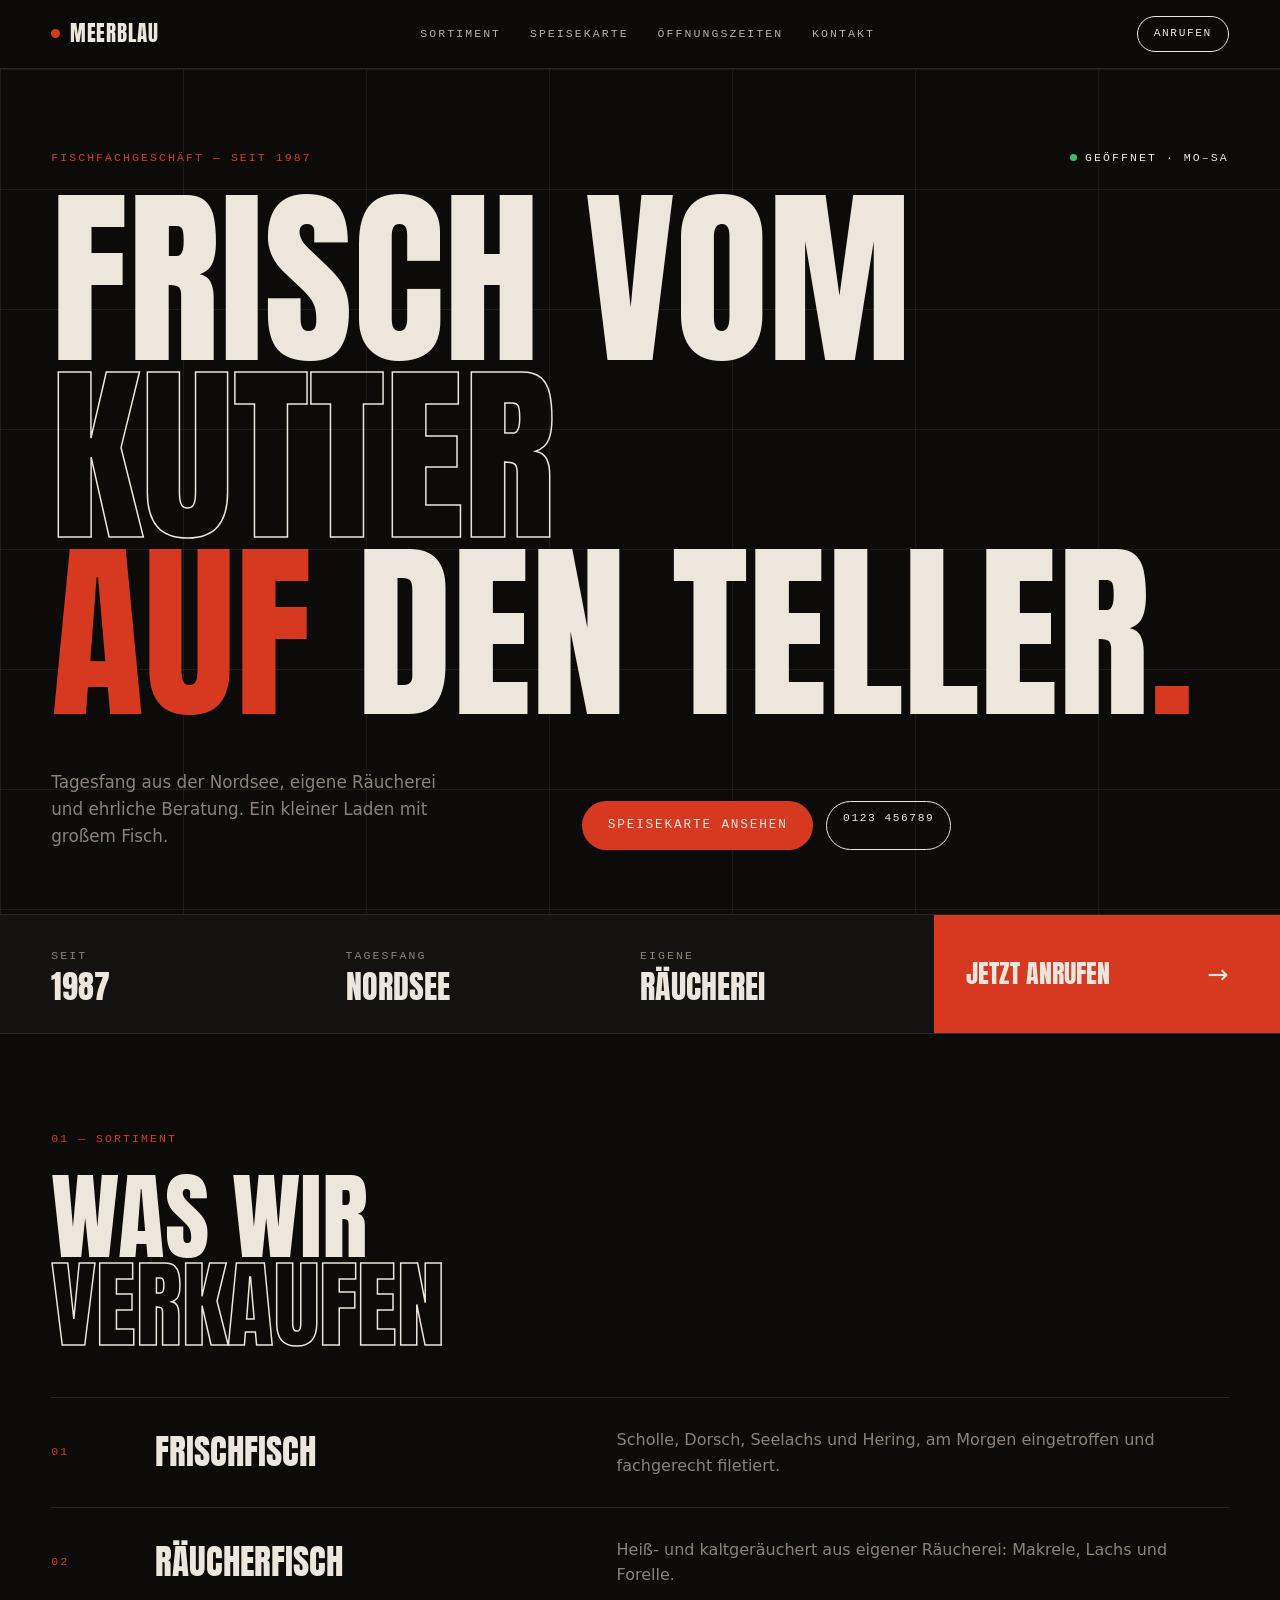
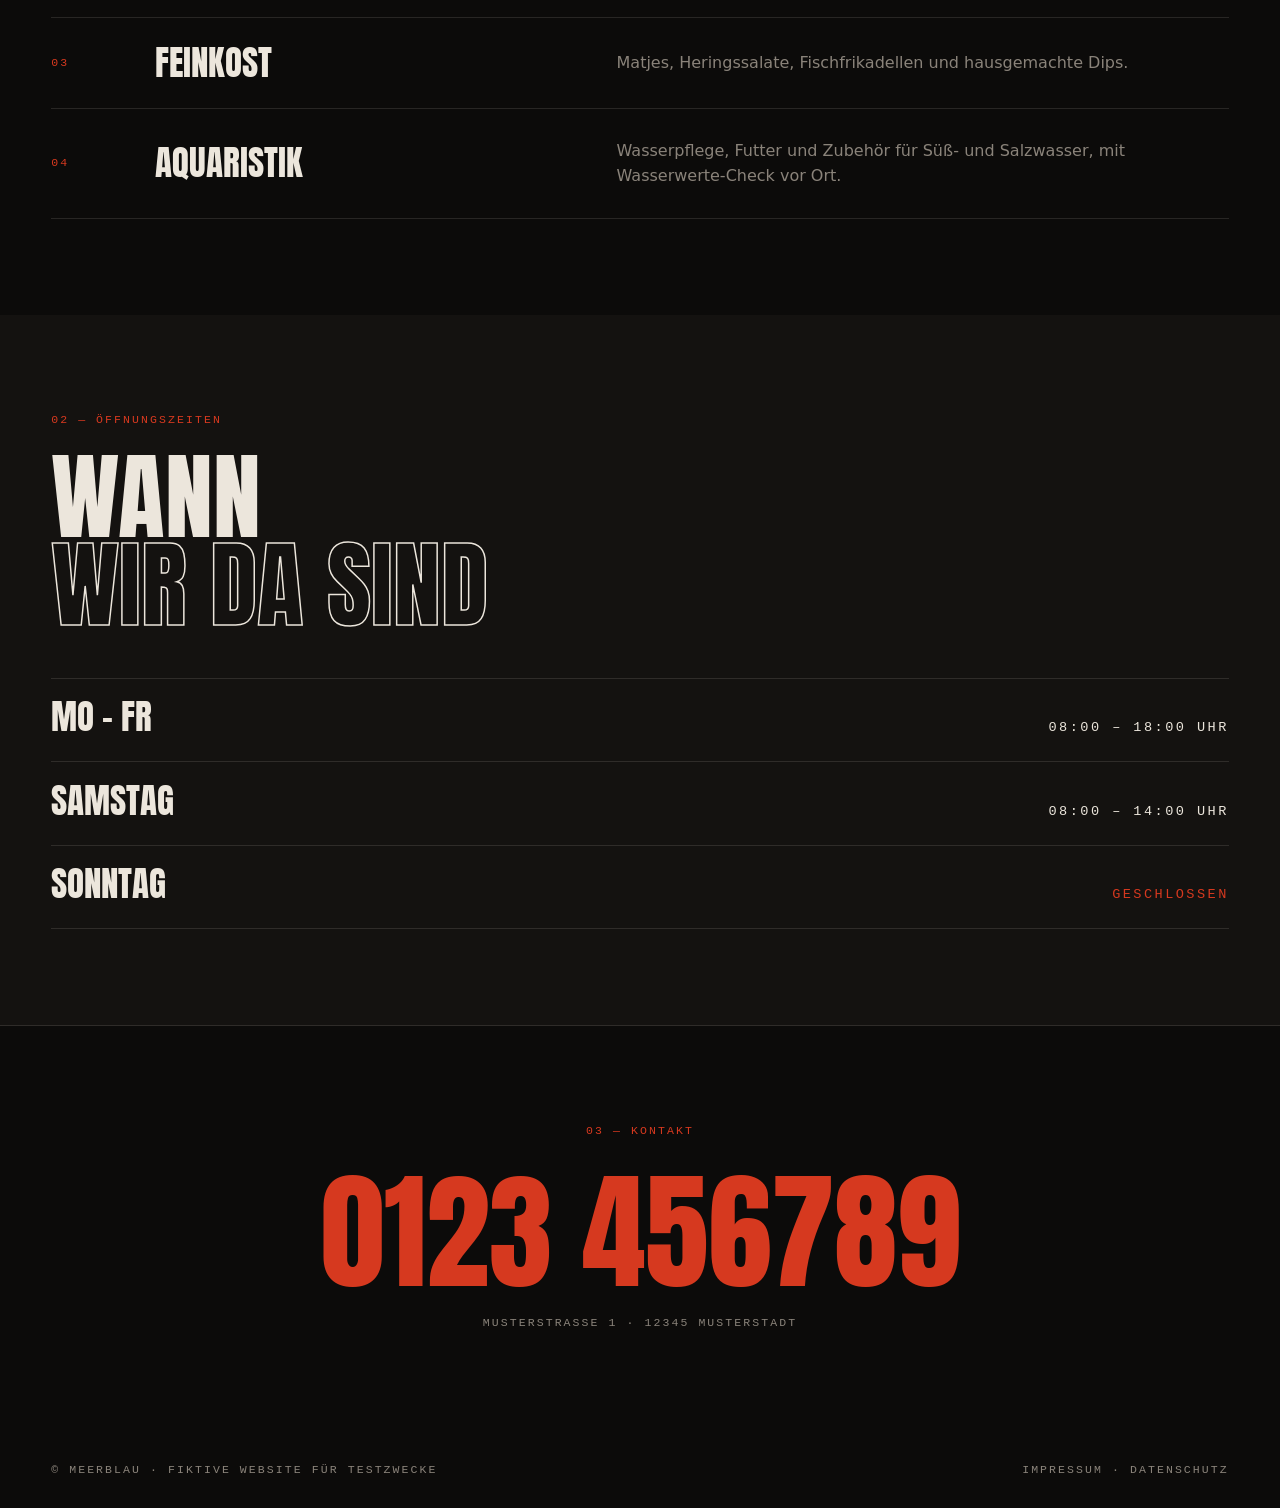
<file: index.html>
<!DOCTYPE html>
<html lang="de">
<head>
  <meta charset="UTF-8">
  <meta name="viewport" content="width=device-width, initial-scale=1.0">
  <title>Meerblau · Fischladen</title>
  <link rel="preconnect" href="https://fonts.googleapis.com">
  <link rel="preconnect" href="https://fonts.gstatic.com" crossorigin>
  <link href="https://fonts.googleapis.com/css2?family=Anton&display=swap" rel="stylesheet">
  <link rel="stylesheet" href="style.css">
</head>
<body>

  <header class="header">
    <div class="container header-inner">
      <a href="index.html" class="logo"><span class="dot"></span>Meerblau</a>
      <nav class="mono">
        <a href="#sortiment">Sortiment</a>
        <a href="menu.html">Speisekarte</a>
        <a href="#oeffnungszeiten">Öffnungszeiten</a>
        <a href="#kontakt">Kontakt</a>
      </nav>
      <a href="tel:+490123456789" class="btn-outline mono">Anrufen</a>
    </div>
  </header>

  <section class="hero">
    <div class="grid-lines" aria-hidden="true"></div>
    <div class="container hero-inner">
      <p class="mono eyebrow anim anim-1">Fischfachgeschäft — seit 1987</p>
      <p class="mono status anim anim-1">
        <span class="status-dot"></span>Geöffnet · Mo–Sa
      </p>

      <h1 class="display">
        <span class="line anim anim-2">Frisch vom</span>
        <span class="line outline anim anim-3">Kutter</span>
        <span class="line anim anim-4"><span class="red">Auf</span> den Teller<span class="red">.</span></span>
      </h1>

      <div class="hero-bottom anim anim-5">
        <p>Tagesfang aus der Nordsee, eigene Räucherei und ehrliche Beratung. Ein kleiner Laden mit großem Fisch.</p>
        <div class="hero-actions">
          <a href="menu.html" class="btn-red">Speisekarte ansehen</a>
          <a href="tel:+490123456789" class="btn-outline">0123 456789</a>
        </div>
      </div>
    </div>
  </section>

  <section class="stats">
    <div class="container stats-inner">
      <div><p class="mono muted">Seit</p><p class="display stat-num">1987</p></div>
      <div><p class="mono muted">Tagesfang</p><p class="display stat-num">Nordsee</p></div>
      <div><p class="mono muted">Eigene</p><p class="display stat-num">Räucherei</p></div>
      <a href="tel:+490123456789" class="stat-cta">
        <span class="display">Jetzt anrufen</span>
        <span class="arrow">→</span>
      </a>
    </div>
  </section>

  <section id="sortiment" class="section">
    <div class="container">
      <p class="mono eyebrow reveal">01 — Sortiment</p>
      <h2 class="display section-title reveal">Was wir<br><span class="outline">verkaufen</span></h2>

      <div class="list">
        <article class="item reveal">
          <span class="mono num">01</span>
          <h3 class="display">Frischfisch</h3>
          <p>Scholle, Dorsch, Seelachs und Hering, am Morgen eingetroffen und fachgerecht filetiert.</p>
        </article>
        <article class="item reveal">
          <span class="mono num">02</span>
          <h3 class="display">Räucherfisch</h3>
          <p>Heiß- und kaltgeräuchert aus eigener Räucherei: Makrele, Lachs und Forelle.</p>
        </article>
        <article class="item reveal">
          <span class="mono num">03</span>
          <h3 class="display">Feinkost</h3>
          <p>Matjes, Heringssalate, Fischfrikadellen und hausgemachte Dips.</p>
        </article>
        <article class="item reveal">
          <span class="mono num">04</span>
          <h3 class="display">Aquaristik</h3>
          <p>Wasserpflege, Futter und Zubehör für Süß- und Salzwasser, mit Wasserwerte-Check vor Ort.</p>
        </article>
      </div>
    </div>
  </section>

  <section id="oeffnungszeiten" class="section section-alt">
    <div class="container">
      <p class="mono eyebrow reveal">02 — Öffnungszeiten</p>
      <h2 class="display section-title reveal">Wann<br><span class="outline">wir da sind</span></h2>

      <ul class="hours reveal">
        <li><span class="display">Mo – Fr</span><span class="mono">08:00 – 18:00 Uhr</span></li>
        <li><span class="display">Samstag</span><span class="mono">08:00 – 14:00 Uhr</span></li>
        <li><span class="display">Sonntag</span><span class="mono red-text">Geschlossen</span></li>
      </ul>
    </div>
  </section>

  <section id="kontakt" class="contact">
    <div class="container">
      <p class="mono eyebrow reveal">03 — Kontakt</p>
      <a href="tel:+490123456789" class="display phone reveal">0123 456789</a>
      <p class="mono muted reveal">Musterstraße 1 · 12345 Musterstadt</p>
    </div>
  </section>

  <footer class="footer">
    <div class="container footer-inner mono">
      <span>© Meerblau · Fiktive Website für Testzwecke</span>
      <span>
        <a href="#">Impressum</a> · <a href="#">Datenschutz</a>
      </span>
    </div>
  </footer>

  <script src="script.js"></script>
</body>
</html>
</file>
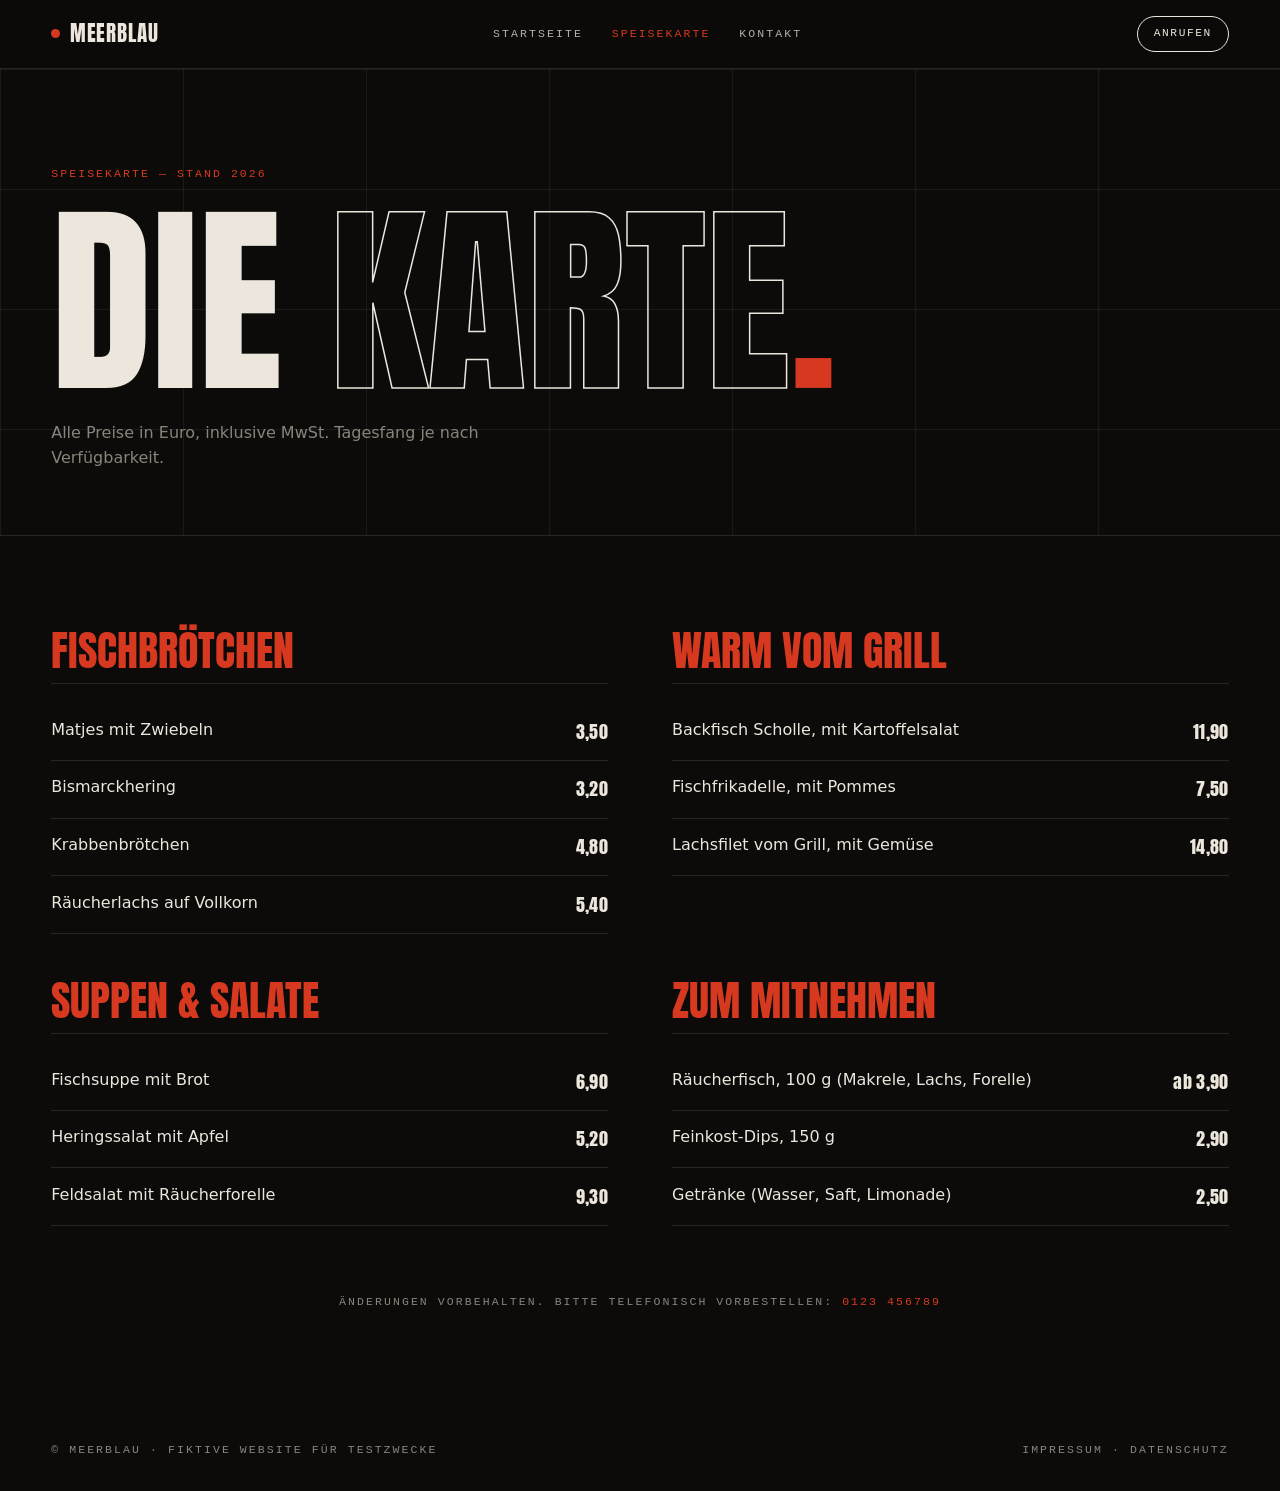
<file: menu.html>
<!DOCTYPE html>
<html lang="de">
<head>
  <meta charset="UTF-8">
  <meta name="viewport" content="width=device-width, initial-scale=1.0">
  <title>Speisekarte · Meerblau</title>
  <link rel="preconnect" href="https://fonts.googleapis.com">
  <link rel="preconnect" href="https://fonts.gstatic.com" crossorigin>
  <link href="https://fonts.googleapis.com/css2?family=Anton&display=swap" rel="stylesheet">
  <link rel="stylesheet" href="style.css">
</head>
<body>

  <header class="header">
    <div class="container header-inner">
      <a href="index.html" class="logo"><span class="dot"></span>Meerblau</a>
      <nav class="mono">
        <a href="index.html">Startseite</a>
        <a href="menu.html" class="active">Speisekarte</a>
        <a href="index.html#kontakt">Kontakt</a>
      </nav>
      <a href="tel:+490123456789" class="btn-outline mono">Anrufen</a>
    </div>
  </header>

  <section class="menu-hero">
    <div class="grid-lines" aria-hidden="true"></div>
    <div class="container">
      <p class="mono eyebrow anim anim-1">Speisekarte — Stand 2026</p>
      <h1 class="display anim anim-2">Die <span class="outline">Karte</span><span class="red">.</span></h1>
      <p class="anim anim-3 menu-intro">Alle Preise in Euro, inklusive MwSt. Tagesfang je nach Verfügbarkeit.</p>
    </div>
  </section>

  <section class="section">
    <div class="container menu">

      <div class="menu-cat reveal">
        <h2 class="display">Fischbrötchen</h2>
        <ul>
          <li><span>Matjes mit Zwiebeln</span><span class="price">3,50</span></li>
          <li><span>Bismarckhering</span><span class="price">3,20</span></li>
          <li><span>Krabbenbrötchen</span><span class="price">4,80</span></li>
          <li><span>Räucherlachs auf Vollkorn</span><span class="price">5,40</span></li>
        </ul>
      </div>

      <div class="menu-cat reveal">
        <h2 class="display">Warm vom Grill</h2>
        <ul>
          <li><span>Backfisch Scholle, mit Kartoffelsalat</span><span class="price">11,90</span></li>
          <li><span>Fischfrikadelle, mit Pommes</span><span class="price">7,50</span></li>
          <li><span>Lachsfilet vom Grill, mit Gemüse</span><span class="price">14,80</span></li>
        </ul>
      </div>

      <div class="menu-cat reveal">
        <h2 class="display">Suppen &amp; Salate</h2>
        <ul>
          <li><span>Fischsuppe mit Brot</span><span class="price">6,90</span></li>
          <li><span>Heringssalat mit Apfel</span><span class="price">5,20</span></li>
          <li><span>Feldsalat mit Räucherforelle</span><span class="price">9,30</span></li>
        </ul>
      </div>

      <div class="menu-cat reveal">
        <h2 class="display">Zum Mitnehmen</h2>
        <ul>
          <li><span>Räucherfisch, 100 g (Makrele, Lachs, Forelle)</span><span class="price">ab 3,90</span></li>
          <li><span>Feinkost-Dips, 150 g</span><span class="price">2,90</span></li>
          <li><span>Getränke (Wasser, Saft, Limonade)</span><span class="price">2,50</span></li>
        </ul>
      </div>

      <p class="mono muted menu-note reveal">Änderungen vorbehalten. Bitte telefonisch vorbestellen: <a href="tel:+490123456789" class="red-text">0123 456789</a></p>
    </div>
  </section>

  <footer class="footer">
    <div class="container footer-inner mono">
      <span>© Meerblau · Fiktive Website für Testzwecke</span>
      <span><a href="#">Impressum</a> · <a href="#">Datenschutz</a></span>
    </div>
  </footer>

  <script src="script.js"></script>
</body>
</html>
</file>
<file: style.css>
* {
  box-sizing: border-box;
  margin: 0;
  padding: 0;
}

:root {
  --bg: #0c0b0a;
  --bg-2: #141210;
  --paper: #ece6dc;
  --muted: #8a837a;
  --red: #d6391f;
  --green: #3fbf6a;
  --line: rgba(236, 230, 220, 0.12);
  --display: "Anton", "Impact", "Arial Narrow", sans-serif;
  --mono: ui-monospace, "SFMono-Regular", Menlo, Consolas, monospace;
  --sans: system-ui, -apple-system, "Segoe UI", Roboto, sans-serif;
}

html {
  scroll-behavior: smooth;
}

body {
  background: var(--bg);
  color: var(--paper);
  font-family: var(--sans);
  line-height: 1.6;
  -webkit-font-smoothing: antialiased;
}

a {
  color: inherit;
  text-decoration: none;
}

.container {
  width: min(1200px, 92%);
  margin: 0 auto;
}

/* Typografie-Bausteine */
.mono {
  font-family: var(--mono);
  font-size: 0.72rem;
  letter-spacing: 0.18em;
  text-transform: uppercase;
}

.display {
  font-family: var(--display);
  text-transform: uppercase;
  line-height: 0.92;
  font-weight: 400;
}

.outline {
  color: transparent;
  -webkit-text-stroke: 1.5px var(--paper);
}

.red { color: var(--red); }
.red-text { color: var(--red); }
.muted { color: var(--muted); }

.eyebrow {
  color: var(--red);
  margin-bottom: 1.5rem;
}

/* Grid-Linien im Hintergrund (statisch, also günstig) */
.grid-lines {
  position: absolute;
  inset: 0;
  pointer-events: none;
  background-image:
    linear-gradient(to right, var(--line) 1px, transparent 1px),
    linear-gradient(to bottom, var(--line) 1px, transparent 1px);
  background-size: 14.3% 100%, 100% 120px;
  opacity: 0.6;
}

/* Header */
.header {
  position: sticky;
  top: 0;
  z-index: 10;
  background: rgba(12, 11, 10, 0.96);
  border-bottom: 1px solid var(--line);
}

.header-inner {
  display: flex;
  align-items: center;
  justify-content: space-between;
  height: 68px;
  gap: 1rem;
}

.logo {
  font-family: var(--display);
  font-size: 1.3rem;
  text-transform: uppercase;
  letter-spacing: 0.04em;
  display: flex;
  align-items: center;
  gap: 0.6rem;
}

.dot {
  width: 9px;
  height: 9px;
  border-radius: 50%;
  background: var(--red);
}

nav {
  display: flex;
  gap: 1.8rem;
}

nav a {
  opacity: 0.75;
  transition: opacity 0.2s, color 0.2s;
}

nav a:hover,
nav a.active {
  opacity: 1;
  color: var(--red);
}

/* Buttons */
.btn-red,
.btn-outline {
  display: inline-block;
  padding: 0.9rem 1.6rem;
  border-radius: 999px;
  font-size: 0.8rem;
  letter-spacing: 0.14em;
  text-transform: uppercase;
  font-family: var(--mono);
  transition: background 0.2s, color 0.2s, border-color 0.2s;
}

.btn-red {
  background: var(--red);
  color: var(--paper);
}

.btn-red:hover {
  background: #b82d16;
}

.btn-outline {
  border: 1px solid var(--paper);
  color: var(--paper);
  padding: 0.5rem 1rem;
  font-size: 0.7rem;
}

.btn-outline:hover {
  background: var(--paper);
  color: var(--bg);
}

/* Hero */
.hero {
  position: relative;
  overflow: hidden;
  min-height: calc(100vh - 68px);
  display: flex;
  align-items: center;
  padding: 5rem 0 4rem;
  border-bottom: 1px solid var(--line);
}

.hero-inner {
  position: relative;
}

.status {
  position: absolute;
  top: 0;
  right: 0;
  color: var(--paper);
  opacity: 0.7;
  text-align: right;
  display: none;
}

.status-dot {
  display: inline-block;
  width: 7px;
  height: 7px;
  border-radius: 50%;
  background: var(--green);
  margin-right: 0.5rem;
  vertical-align: middle;
}

.hero h1 {
  font-size: clamp(3.8rem, 15vw, 12rem);
  margin-bottom: 3rem;
}

.hero h1 .line {
  display: block;
}

.hero-bottom {
  display: grid;
  grid-template-columns: 1fr auto;
  gap: 2rem;
  align-items: end;
  max-width: 900px;
}

.hero-bottom p {
  color: var(--muted);
  max-width: 420px;
  font-size: 1.05rem;
}

.hero-actions {
  display: flex;
  gap: 0.8rem;
  flex-wrap: wrap;
}

/* Stats-Leiste */
.stats {
  background: var(--bg-2);
  border-bottom: 1px solid var(--line);
}

.stats-inner {
  display: grid;
  grid-template-columns: repeat(4, 1fr);
  align-items: stretch;
}

.stats-inner > div {
  padding: 2rem 1.5rem 2rem 0;
}

.stat-num {
  font-size: 2rem;
  margin-top: 0.4rem;
}

.stat-cta {
  background: var(--red);
  margin-right: -4vw;
  padding: 2rem 4vw 2rem 2rem;
  display: flex;
  justify-content: space-between;
  align-items: center;
  font-size: 1.6rem;
  transition: background 0.2s;
}

.stat-cta:hover {
  background: #b82d16;
}

.stat-cta .arrow {
  transition: transform 0.25s;
}

.stat-cta:hover .arrow {
  transform: translateX(4px);
}

/* Sektionen */
.section {
  padding: 6rem 0;
}

.section-alt {
  background: var(--bg-2);
  border-bottom: 1px solid var(--line);
}

.section-title {
  font-size: clamp(2.6rem, 8vw, 6rem);
  margin-bottom: 3rem;
}

/* Liste (Sortiment) */
.list {
  border-top: 1px solid var(--line);
}

.item {
  display: grid;
  grid-template-columns: 80px 1fr 1.4fr;
  align-items: center;
  gap: 1.5rem;
  padding: 1.8rem 0;
  border-bottom: 1px solid var(--line);
  transition: padding-left 0.3s ease;
}

.item:hover {
  padding-left: 0.6rem;
}

.item h3 {
  font-size: 2.2rem;
}

.item p {
  color: var(--muted);
}

.num {
  color: var(--red);
}

/* Öffnungszeiten */
.hours {
  list-style: none;
  border-top: 1px solid var(--line);
}

.hours li {
  display: flex;
  justify-content: space-between;
  align-items: baseline;
  padding: 1.4rem 0;
  border-bottom: 1px solid var(--line);
  font-size: 2rem;
}

.hours li .display {
  font-size: 2.2rem;
}

.hours li .mono {
  font-size: 0.85rem;
}

/* Kontakt */
.contact {
  padding: 6rem 0;
  text-align: center;
}

.phone {
  display: inline-block;
  font-size: clamp(3rem, 11vw, 8rem);
  color: var(--red);
  margin: 0.5rem 0 1.5rem;
  transition: color 0.2s;
}

.phone:hover {
  color: var(--paper);
}

/* Speisekarte */
.menu-hero {
  position: relative;
  overflow: hidden;
  padding: 6rem 0 4rem;
  border-bottom: 1px solid var(--line);
}

.menu-hero h1 {
  font-size: clamp(4rem, 16vw, 13rem);
  margin-bottom: 1.5rem;
}

.menu-intro {
  color: var(--muted);
  max-width: 480px;
}

.menu {
  display: grid;
  grid-template-columns: repeat(2, 1fr);
  gap: 3rem 4rem;
}

.menu-cat h2 {
  font-size: 2.6rem;
  color: var(--red);
  margin-bottom: 1.2rem;
  padding-bottom: 0.8rem;
  border-bottom: 1px solid var(--line);
}

.menu-cat ul {
  list-style: none;
}

.menu-cat li {
  display: flex;
  justify-content: space-between;
  gap: 1rem;
  padding: 0.85rem 0;
  border-bottom: 1px solid var(--line);
}

.price {
  font-family: var(--display);
  font-size: 1.15rem;
  white-space: nowrap;
  letter-spacing: 0.02em;
}

.menu-note {
  grid-column: 1 / -1;
  text-align: center;
  padding-top: 1rem;
  line-height: 2;
}

/* Footer */
.footer {
  padding: 2rem 0;
  color: var(--muted);
}

.footer-inner {
  display: flex;
  justify-content: space-between;
  flex-wrap: wrap;
  gap: 1rem;
}

.footer a:hover {
  color: var(--red);
}

/* Dezente Einblend-Animationen (nur transform + opacity) */
@keyframes rise {
  from {
    opacity: 0;
    transform: translateY(14px);
  }
  to {
    opacity: 1;
    transform: none;
  }
}

.anim {
  animation: rise 0.7s ease-out both;
}

.anim-1 { animation-delay: 0.05s; }
.anim-2 { animation-delay: 0.15s; }
.anim-3 { animation-delay: 0.25s; }
.anim-4 { animation-delay: 0.35s; }
.anim-5 { animation-delay: 0.45s; }

.js .reveal {
  opacity: 0;
  transform: translateY(14px);
  transition: opacity 0.6s ease-out, transform 0.6s ease-out;
}

.js .reveal.is-visible {
  opacity: 1;
  transform: none;
}

/* Responsive */
@media (min-width: 900px) {
  .status {
    display: block;
  }
}

@media (max-width: 900px) {
  .stats-inner {
    grid-template-columns: repeat(2, 1fr);
  }

  .stat-cta {
    grid-column: 1 / -1;
    margin-right: 0;
  }

  .menu {
    grid-template-columns: 1fr;
  }
}

@media (max-width: 700px) {
  nav {
    display: none;
  }

  .item {
    grid-template-columns: 1fr;
    gap: 0.5rem;
  }

  .hero-bottom {
    grid-template-columns: 1fr;
  }

  .hours li {
    font-size: 1.5rem;
  }
}

/* Für Nutzer mit reduzierter Bewegung alle Animationen abschalten */
@media (prefers-reduced-motion: reduce) {
  html {
    scroll-behavior: auto;
  }

  *,
  *::before,
  *::after {
    animation: none !important;
    transition: none !important;
  }

  .js .reveal {
    opacity: 1;
    transform: none;
  }
}
</file>
